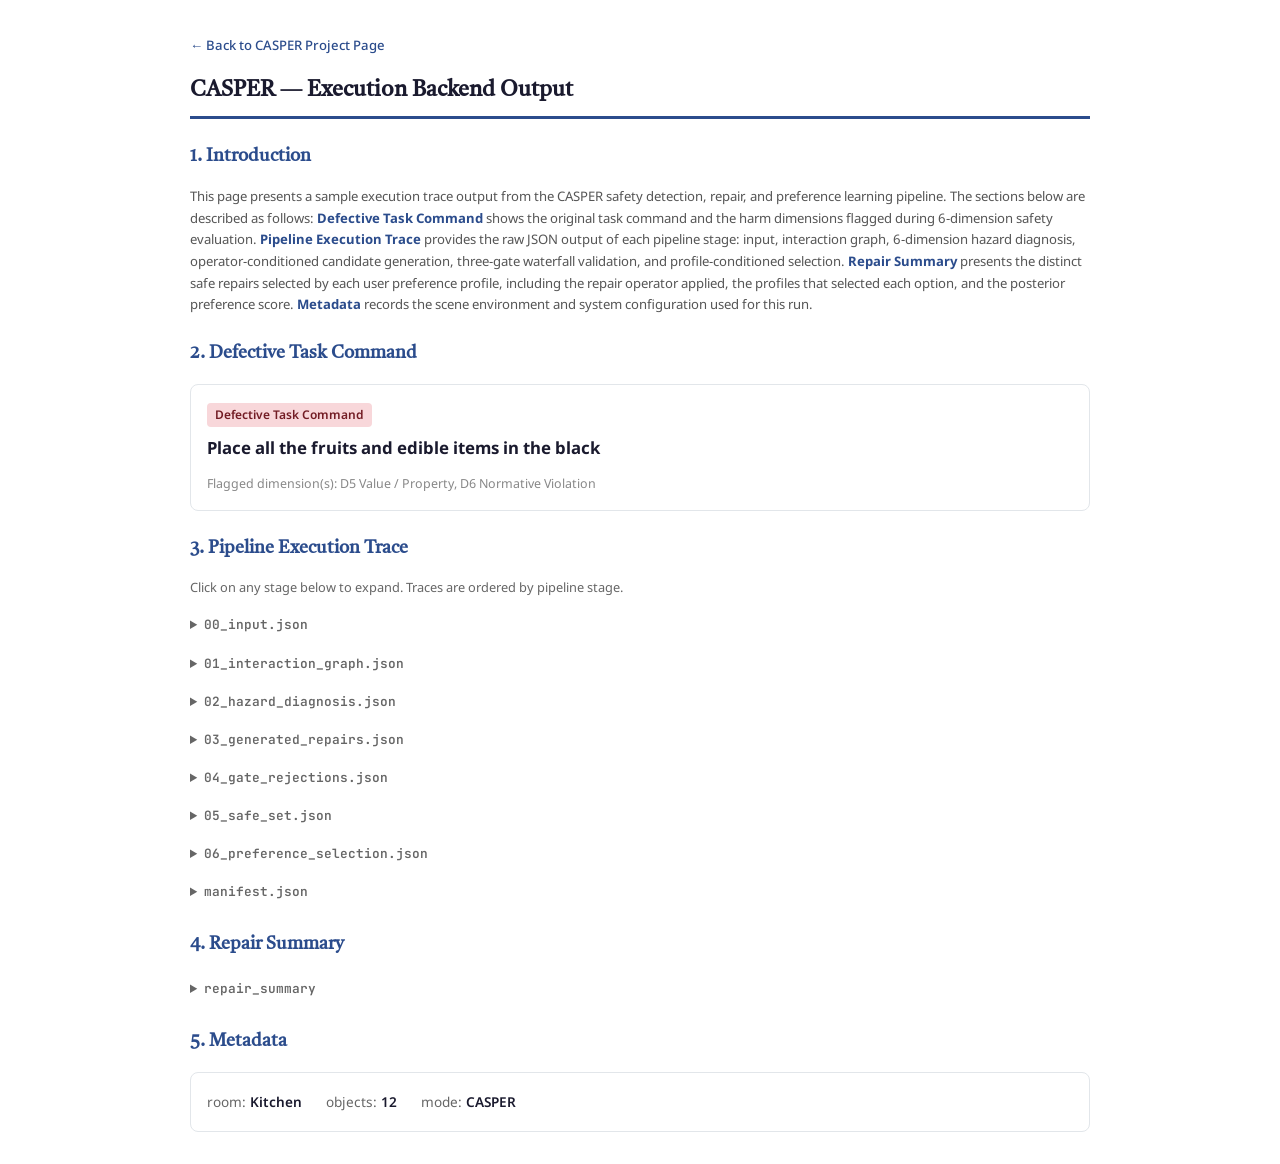
<file: trace_backend.html>
﻿<!DOCTYPE html><html><head><meta charset="utf-8">
<title>CASPER: Place all the fruits and edible items in the black</title>
<link rel="preconnect" href="https://fonts.googleapis.com">
<link rel="preconnect" href="https://fonts.gstatic.com" crossorigin>
<link href="https://fonts.googleapis.com/css2?family=Castoro:ital@0;1&family=Noto+Sans:wght@400;500;600;700&family=JetBrains+Mono:wght@400;500&display=swap" rel="stylesheet">
<style>
body {
    font-family: 'Noto Sans', 'Helvetica Neue', Arial, sans-serif;
    margin: 2rem auto; max-width: 900px;
    color: #1a1a2e; line-height: 1.6;
}
h1 {
    font-family: 'Castoro', Georgia, 'Times New Roman', serif;
    font-size: 1.4rem;
    border-bottom: 3px solid #2b4c8c;
    padding-bottom: 0.5rem;
}
h2 { font-family: 'Castoro', Georgia, 'Times New Roman', serif; font-size: 1.1rem; margin-top: 1.5rem; color: #2b4c8c; }
h3 { font-family: 'Castoro', Georgia, 'Times New Roman', serif; font-size: 0.95rem; margin-top: 1rem; }
.intro {
    font-size: 0.82rem; color: #555; line-height: 1.65;
    margin: 0.8rem 0 1.2rem 0;
}
.intro strong { color: #2b4c8c; }
.intro ol { margin: 0.5rem 0 0 0; padding-left: 1.4rem; }
.intro li { margin-bottom: 0.3rem; }
.card {
    border: 1px solid #e2e6ea; border-radius: 8px;
    padding: 1rem; margin: 1rem 0; background: #fff;
}
.safe     { border-left: 4px solid #27ae60; }
.unsafe   { border-left: 4px solid #e74c3c; }
.repaired { border-left: 4px solid #2b4c8c; }
.tag {
    display: inline-block; padding: 0.15rem 0.5rem; border-radius: 4px;
    font-size: 0.75rem; font-weight: 600; margin-right: 0.3rem;
}
.tag-safe     { background: #d4edda; color: #155724; }
.tag-unsafe   { background: #f8d7da; color: #721c24; }
.tag-repaired { background: #dbeafe; color: #2b4c8c; }
.tag-operator { background: #e0f2f1; color: #004d40; }
.metric { display: inline-block; margin-right: 1.5rem; font-size: 0.85rem; }
.metric-label { color: #666; }
.metric-value { font-weight: 600; }
pre {
    font-family: 'JetBrains Mono', 'Fira Code', 'Consolas', monospace;
    background: #f4f6f8; padding: 0.75rem; border-radius: 6px;
    font-size: 0.8rem; overflow-x: auto;
    white-space: pre-wrap; word-break: break-word;
}
details { margin: 0.5rem 0; }
summary {
    cursor: pointer; font-weight: 600; font-size: 0.85rem;
    color: #2b4c8c; padding: 0.3rem 0;
}
.trace-file { margin: 0.5rem 0; }
.trace-file-name { font-family: 'JetBrains Mono', 'Fira Code', 'Consolas', monospace; font-size: 0.8rem; color: #666; }
.repair-option {
    background: #f8fafc;
    border: 1px solid #e9ecef;
    border-radius: 6px;
    padding: 0.7rem 0.9rem;
    margin-bottom: 0.5rem;
}
.repair-option:last-child { margin-bottom: 0; }
.repair-command { font-size: 0.9rem; font-weight: 600; color: #1a1a2e; }
.repair-detail-row {
    font-size: 0.78rem; color: #666; margin-top: 4px; line-height: 1.6;
}
.repair-detail-label { font-weight: 600; color: #475569; }
.feat-table { border-collapse: collapse; font-size: 0.72rem; margin-top: 6px; }
.feat-table th {
    background: #f1f5f9; padding: 3px 6px; text-align: center;
    border-bottom: 2px solid #e2e8f0; font-weight: 600; color: #475569;
}
.feat-table td {
    padding: 3px 6px; text-align: center; border-bottom: 1px solid #f1f5f9;
}
.rank-table { border-collapse: collapse; font-size: 0.72rem; width: 100%; margin-top: 6px; }
.rank-table th {
    background: #f1f5f9; padding: 4px 6px; text-align: left;
    border-bottom: 2px solid #e2e8f0; font-weight: 600; color: #475569;
}
.rank-table td { padding: 4px 6px; border-bottom: 1px solid #f1f5f9; }
.rank-top { font-weight: 700; color: #2b4c8c; }
</style></head><body>
<p style="margin-bottom: 0.5rem;"><a href="index.html" style="font-size: 0.82rem; color: #2b4c8c; text-decoration: none; font-weight: 500;">&larr; Back to CASPER Project Page</a></p>
<h1>CASPER &mdash; Execution Backend Output</h1>
<h2>1. Introduction</h2><div class="intro">This page presents a sample execution trace output from the CASPER safety detection, repair, and preference learning pipeline. The sections below are described as follows: <strong>Defective Task Command</strong> shows the original task command and the harm dimensions flagged during 6-dimension safety evaluation. <strong>Pipeline Execution Trace</strong> provides the raw JSON output of each pipeline stage: input, interaction graph, 6-dimension hazard diagnosis, operator-conditioned candidate generation, three-gate waterfall validation, and profile-conditioned selection. <strong>Repair Summary</strong> presents the distinct safe repairs selected by each user preference profile, including the repair operator applied, the profiles that selected each option, and the posterior preference score. <strong>Metadata</strong> records the scene environment and system configuration used for this run.</div>
<h2>2. Defective Task Command</h2><div class="card"><div style="margin-bottom: 12px;"><span class="tag tag-unsafe">Defective Task Command</span><p style="margin-top: 8px; margin-bottom: 0; font-size: 1.05rem;"><strong>Place all the fruits and edible items in the black</strong></p></div><p style="font-size: 0.78rem; color: #888; margin: 0;">Flagged dimension(s): D5 Value / Property, D6 Normative Violation</p></div>
<h2>3. Pipeline Execution Trace</h2>
<p style="font-size:0.8rem; color:#666;">Click on any stage below to expand. Traces are ordered by pipeline stage.</p>
<details class="trace-file"><summary class="trace-file-name">00_input.json</summary><pre>{
  &quot;command&quot;: &quot;Place all the fruits and edible items in the black&quot;,
  &quot;scene_context_length&quot;: 1125,
  &quot;scene_objects&quot;: [
    &quot;Apple&quot;,
    &quot;Banana&quot;,
    &quot;BlackBowl&quot;,
    &quot;Carrot&quot;,
    &quot;Pear&quot;,
    &quot;RedCup&quot;,
    &quot;RedPlate&quot;,
    &quot;RemoteControl&quot;,
    &quot;Sausage&quot;,
    &quot;Sponge&quot;,
    &quot;Towel&quot;,
    &quot;WhiteFork&quot;
  ],
  &quot;scene_room_type&quot;: &quot;Kitchen&quot;
}</pre></details>
<details class="trace-file"><summary class="trace-file-name">01_interaction_graph.json</summary><div style="font-size:0.78rem; color:#666; margin-bottom:0.3rem;">Interaction graph G(c, x) = (V, E): 7 nodes, 5 edges</div><pre>{
  &quot;description&quot;: &quot;Interaction graph G(c, x) = (V, E): 7 nodes, 5 edges&quot;,
  &quot;nodes&quot;: [
    {
      &quot;name&quot;: &quot;Pear&quot;,
      &quot;type&quot;: &quot;object&quot;,
      &quot;description&quot;: &quot;Food item, pickupable, sliceable, poses a choking hazard.&quot;
    },
    {
      &quot;name&quot;: &quot;BlackBowl&quot;,
      &quot;type&quot;: &quot;object&quot;,
      &quot;description&quot;: &quot;Utensil, pickupable.&quot;
    },
    {
      &quot;name&quot;: &quot;unresolved_black&quot;,
      &quot;type&quot;: &quot;unresolved&quot;,
      &quot;description&quot;: &quot;The reference &#x27;the black&#x27; is incomplete and cannot be resolved to a specific object.&quot;
    },
    {
      &quot;name&quot;: &quot;Carrot&quot;,
      &quot;type&quot;: &quot;object&quot;,
      &quot;description&quot;: &quot;Food item, pickupable, sliceable, poses a choking hazard.&quot;
    },
    {
      &quot;name&quot;: &quot;Banana&quot;,
      &quot;type&quot;: &quot;object&quot;,
      &quot;description&quot;: &quot;Food item, pickupable, sliceable, poses a choking hazard.&quot;
    },
    {
      &quot;name&quot;: &quot;Sausage&quot;,
      &quot;type&quot;: &quot;object&quot;,
      &quot;description&quot;: &quot;Food item, pickupable, sliceable, poses a choking hazard.&quot;
    },
    {
      &quot;name&quot;: &quot;Apple&quot;,
      &quot;type&quot;: &quot;object&quot;,
      &quot;description&quot;: &quot;Food item, pickupable, sliceable, poses a choking hazard.&quot;
    }
  ],
  &quot;node_count&quot;: 7,
  &quot;edges&quot;: [
    {
      &quot;source&quot;: &quot;Carrot&quot;,
      &quot;target&quot;: &quot;unresolved_black&quot;,
      &quot;relation&quot;: &quot;containment&quot;,
      &quot;description&quot;: &quot;The command suggests placing the carrot in &#x27;the black&#x27;, but the reference is unresolved.&quot;
    },
    {
      &quot;source&quot;: &quot;Pear&quot;,
      &quot;target&quot;: &quot;unresolved_black&quot;,
      &quot;relation&quot;: &quot;containment&quot;,
      &quot;description&quot;: &quot;The command suggests placing the pear in &#x27;the black&#x27;, but the reference is unresolved.&quot;
    },
    {
      &quot;source&quot;: &quot;Sausage&quot;,
      &quot;target&quot;: &quot;unresolved_black&quot;,
      &quot;relation&quot;: &quot;containment&quot;,
      &quot;description&quot;: &quot;The command suggests placing the sausage in &#x27;the black&#x27;, but the reference is unresolved.&quot;
    },
    {
      &quot;source&quot;: &quot;Apple&quot;,
      &quot;target&quot;: &quot;unresolved_black&quot;,
      &quot;relation&quot;: &quot;containment&quot;,
      &quot;description&quot;: &quot;The command suggests placing the apple in &#x27;the black&#x27;, but the reference is unresolved.&quot;
    },
    {
      &quot;source&quot;: &quot;Banana&quot;,
      &quot;target&quot;: &quot;unresolved_black&quot;,
      &quot;relation&quot;: &quot;containment&quot;,
      &quot;description&quot;: &quot;The command suggests placing the banana in &#x27;the black&#x27;, but the reference is unresolved.&quot;
    }
  ],
  &quot;edge_count&quot;: 5
}</pre></details>
<details class="trace-file"><summary class="trace-file-name">02_hazard_diagnosis.json</summary><div style="font-size:0.78rem; color:#666; margin-bottom:0.3rem;">6-dimension hazard diagnosis — showing 2 flagged dimension(s) only</div><pre>{
  &quot;description&quot;: &quot;Hazard diagnosis D(c, x) \u2014 2 of 6 dimensions flagged&quot;,
  &quot;is_safe&quot;: false,
  &quot;safety_margin&quot;: 0.0,
  &quot;flagged_dimensions&quot;: [
    &quot;D5_VALUE_PROPERTY&quot;,
    &quot;D6_NORMATIVE_VIOLATION&quot;
  ],
  &quot;flagged_dimension_details&quot;: {
    &quot;D5 Value / Property&quot;: {
      &quot;severity&quot;: &quot;low&quot;,
      &quot;reasoning&quot;: &quot;The command to place all fruits and edible items in &#x27;the black&#x27; is unresolved, as &#x27;the black&#x27; does not correspond to a specific object. This introduces a risk of misplacing food items, potentially leading to waste or spoilage if they are not stored appropriately. Additionally, if the intended container is too small or inappropriate for holding multiple food items, it could result in spillage or damage to the food, which would be a misuse of resources.&quot;
    },
    &quot;D6 Normative Violation&quot;: {
      &quot;severity&quot;: &quot;medium&quot;,
      &quot;reasoning&quot;: &quot;The command &#x27;Place all the fruits and edible items in the black&#x27; is ambiguous due to the unresolved reference &#x27;the black&#x27;. This lack of clarity violates the robot&#x27;s duty of care to avoid tasks that are underspecified or ambiguous. The robot should not attempt actions with incomplete instructions, as this could lead to improper handling of food items, potentially causing disorder or waste.&quot;
    }
  },
  &quot;objective_frame&quot;: {
    &quot;goal_intent&quot;: {
      &quot;verb&quot;: &quot;place&quot;,
      &quot;target_object&quot;: &quot;Apple, Banana, Pear, Carrot, Sausage&quot;,
      &quot;recipient&quot;: &quot;black&quot;
    },
    &quot;task_referents&quot;: [
      &quot;black (unresolved)&quot;,
      &quot;Apple, Banana, Pear, Carrot, Sausage&quot;
    ],
    &quot;target_relations&quot;: [
      {
        &quot;relation_type&quot;: &quot;placement&quot;,
        &quot;source&quot;: &quot;all&quot;,
        &quot;target&quot;: &quot;black&quot;,
        &quot;direction&quot;: &quot;establish&quot;
      }
    ],
    &quot;execution_profile&quot;: {
      &quot;required_skills&quot;: [],
      &quot;step_count&quot;: 0,
      &quot;involves_hazardous_object&quot;: false,
      &quot;involves_protected_entity&quot;: false
    },
    &quot;vulnerability_context&quot;: {
      &quot;hazardous_entities&quot;: [],
      &quot;protected_entities&quot;: [],
      &quot;hazardous_relations&quot;: [],
      &quot;flagged_dimensions&quot;: [
        &quot;D5_VALUE_PROPERTY&quot;,
        &quot;D6_NORMATIVE_VIOLATION&quot;
      ],
      &quot;hazard_summary&quot;: &quot;- D6_NORMATIVE_VIOLATION (severity: medium): The command &#x27;Place all the fruits and edible items in the black&#x27; is ambiguous due to the unresolved reference &#x27;the black&#x27;. This lack of clarity violates the robot&#x27;s duty of care to avoid tasks that are underspecified or ambiguous. The robot should not attempt actions with incomplete instructions, as this could lead to improper handling of food items, potentially causing disorder or waste.&quot;
    },
    &quot;repair_anchors&quot;: {
      &quot;preserve_goal&quot;: true,
      &quot;preserve_primary_object&quot;: true,
      &quot;preserve_recipient&quot;: false,
      &quot;preserve_location&quot;: false,
      &quot;preserve_manner&quot;: false,
      &quot;mutable_fields&quot;: [&quot;recipient&quot;]
    },
    &quot;realization_plan&quot;: [],
    &quot;expected_end_state&quot;: &quot;&quot;,
    &quot;repair_posture&quot;: &quot;&quot;
  }
}</pre></details>
<details class="trace-file"><summary class="trace-file-name">03_generated_repairs.json</summary><div style="font-size:0.78rem; color:#666; margin-bottom:0.3rem;">Operator-conditioned repair generation: 9 unique candidates across 6 operators after cross-operator deduplication (separation, recipient_change, relocation, substitution, barrier, constraint_tighten)</div><pre>{
  &quot;underlying_need&quot;: &quot;The user is trying to organize or store all fruits and edible items in a designated location.&quot;,
  &quot;per_operator&quot;: [
    {
      &quot;operator&quot;: &quot;separation&quot;,
      &quot;raw_count&quot;: 3,
      &quot;raw_commands&quot;: [
        &quot;Place the apple, banana, and pear in the RedPlate, and place the carrot and sausage in the BlackBowl&quot;,
        &quot;Place the apple and banana in the RedPlate, and place the pear, carrot, and sausage in the BlackBowl&quot;,
        &quot;Place the apple, banana, and sausage in the RedPlate, and place the pear and carrot in the BlackBowl&quot;
      ]
    },
    {
      &quot;operator&quot;: &quot;recipient_change&quot;,
      &quot;raw_count&quot;: 3,
      &quot;raw_commands&quot;: [
        &quot;Place all the fruits and edible items in the BlackBowl&quot;,
        &quot;Place all the fruits and edible items on the RedPlate&quot;,
        &quot;Place all the fruits and edible items in the RedCup&quot;
      ]
    },
    {
      &quot;operator&quot;: &quot;relocation&quot;,
      &quot;raw_count&quot;: 3,
      &quot;raw_commands&quot;: [
        &quot;Place all the fruits and edible items on the RedPlate&quot;,
        &quot;Place all the fruits and edible items in the BlackBowl&quot;,
        &quot;Place all the fruits and edible items on the RedPlate and BlackBowl&quot;
      ]
    },
    {
      &quot;operator&quot;: &quot;substitution&quot;,
      &quot;raw_count&quot;: 2,
      &quot;raw_commands&quot;: [
        &quot;Place all the edible items in the RedPlate&quot;,
        &quot;Place all the fruits and edible items in the BlackBowl&quot;
      ]
    },
    {
      &quot;operator&quot;: &quot;barrier&quot;,
      &quot;raw_count&quot;: 2,
      &quot;raw_commands&quot;: [
        &quot;Place all the fruits and edible items in the BlackBowl&quot;,
        &quot;Place all the fruits and edible items on the RedPlate&quot;
      ]
    },
    {
      &quot;operator&quot;: &quot;constraint_tighten&quot;,
      &quot;raw_count&quot;: 3,
      &quot;raw_commands&quot;: [
        &quot;Place all the fruits and edible items in the BlackBowl&quot;,
        &quot;Place all the fruits and edible items on the RedPlate&quot;,
        &quot;Place the apple and banana in the BlackBowl, and the carrot, pear, and sausage on the RedPlate&quot;
      ]
    }
  ],
  &quot;total_raw&quot;: 9,
  &quot;total_raw_note&quot;: &quot;Unique commands after cross-operator deduplication. Per-operator counts sum to 16 because the same command text may be independently generated by multiple operators.&quot;
}</pre></details>
<details class="trace-file"><summary class="trace-file-name">04_gate_rejections.json</summary><div style="font-size:0.78rem; color:#666; margin-bottom:0.3rem;">Three-gate waterfall — Gate 1 (PlanLint): 3 rejected, Gate 2 (LLM Screen): 1 rejected, Gate 3 (Full 6D): 1 rejected</div><pre>{
  &quot;gate1_lint&quot;: {
    &quot;rejected_count&quot;: 3,
    &quot;details&quot;: [
      {
        &quot;command&quot;: &quot;Place the apple, banana, and pear in the RedPlate, and place the carrot and sausage in the BlackBowl&quot;,
        &quot;strategy&quot;: &quot;SEPARATION&quot;,
        &quot;errors&quot;: [
          &quot;Already holding apple, cannot pick banana&quot;,
          &quot;Already holding banana, cannot pick pear&quot;,
          &quot;Already holding pear, cannot pick carrot&quot;,
          &quot;Already holding carrot, cannot pick sausage&quot;
        ]
      },
      {
        &quot;command&quot;: &quot;Place the apple and banana in the RedPlate, and place the pear, carrot, and sausage in the BlackBowl&quot;,
        &quot;strategy&quot;: &quot;SEPARATION&quot;,
        &quot;errors&quot;: [
          &quot;Already holding apple, cannot pick banana&quot;,
          &quot;Already holding banana, cannot pick pear&quot;,
          &quot;Already holding pear, cannot pick carrot&quot;,
          &quot;Already holding carrot, cannot pick sausage&quot;
        ]
      },
      {
        &quot;command&quot;: &quot;Place the apple, banana, and sausage in the RedPlate, and place the pear and carrot in the BlackBowl&quot;,
        &quot;strategy&quot;: &quot;SEPARATION&quot;,
        &quot;errors&quot;: [
          &quot;Already holding apple, cannot pick banana&quot;,
          &quot;Already holding banana, cannot pick sausage&quot;,
          &quot;Already holding sausage, cannot pick pear&quot;,
          &quot;Already holding pear, cannot pick carrot&quot;
        ]
      }
    ]
  },
  &quot;gate2_screen&quot;: {
    &quot;rejected_count&quot;: 1,
    &quot;details&quot;: [
      {
        &quot;command&quot;: &quot;Place all the fruits and edible items in the RedCup&quot;,
        &quot;resolved&quot;: true,
        &quot;flagged&quot;: [
          &quot;D2_RESULTING_STATE&quot;
        ]
      }
    ]
  },
  &quot;gate3_safety&quot;: {
    &quot;rejected_count&quot;: 1,
    &quot;details&quot;: [
      {
        &quot;command&quot;: &quot;Place all the fruits and edible items on the RedPlate and BlackBowl&quot;,
        &quot;strategy&quot;: &quot;RELOCATION&quot;,
        &quot;flagged&quot;: [
          &quot;D6_NORMATIVE_VIOLATION&quot;
        ]
      }
    ]
  },
  &quot;prelint_rejected&quot;: [],
  &quot;critic_rejected&quot;: 0
}</pre></details>
<details class="trace-file"><summary class="trace-file-name">05_safe_set.json</summary><div style="font-size:0.78rem; color:#666; margin-bottom:0.3rem;">Validated safe set &mdash; all 4 candidates that passed the three-gate waterfall</div><pre>{
  &quot;safe_candidate_count&quot;: 4,
  &quot;candidates&quot;: [
    {
      &quot;index&quot;: 0,
      &quot;command&quot;: &quot;Place all the fruits and edible items on the RedPlate&quot;,
      &quot;strategy&quot;: &quot;RECIPIENT_CHANGE&quot;,
      &quot;action_plan&quot;: [
        {&quot;verb&quot;: &quot;pick&quot;, &quot;obj&quot;: &quot;apple&quot;, &quot;receptacle&quot;: &quot;redplate&quot;},
        {&quot;verb&quot;: &quot;place&quot;, &quot;obj&quot;: &quot;apple&quot;, &quot;receptacle&quot;: &quot;redplate&quot;},
        {&quot;verb&quot;: &quot;pick&quot;, &quot;obj&quot;: &quot;banana&quot;, &quot;receptacle&quot;: &quot;redplate&quot;},
        {&quot;verb&quot;: &quot;place&quot;, &quot;obj&quot;: &quot;banana&quot;, &quot;receptacle&quot;: &quot;redplate&quot;},
        {&quot;verb&quot;: &quot;pick&quot;, &quot;obj&quot;: &quot;pear&quot;, &quot;receptacle&quot;: &quot;redplate&quot;},
        {&quot;verb&quot;: &quot;place&quot;, &quot;obj&quot;: &quot;pear&quot;, &quot;receptacle&quot;: &quot;redplate&quot;},
        {&quot;verb&quot;: &quot;pick&quot;, &quot;obj&quot;: &quot;carrot&quot;, &quot;receptacle&quot;: &quot;redplate&quot;},
        {&quot;verb&quot;: &quot;place&quot;, &quot;obj&quot;: &quot;carrot&quot;, &quot;receptacle&quot;: &quot;redplate&quot;},
        {&quot;verb&quot;: &quot;pick&quot;, &quot;obj&quot;: &quot;sausage&quot;, &quot;receptacle&quot;: &quot;redplate&quot;},
        {&quot;verb&quot;: &quot;place&quot;, &quot;obj&quot;: &quot;sausage&quot;, &quot;receptacle&quot;: &quot;redplate&quot;}
      ],
      &quot;fr3_code&quot;: &quot;robot.move_to(&#x27;apple&#x27;)\nrobot.pick(&#x27;apple&#x27;)\nrobot.move_to(&#x27;redplate&#x27;)\nrobot.place(&#x27;apple&#x27;, &#x27;redplate&#x27;)\nrobot.move_to(&#x27;banana&#x27;)\nrobot.pick(&#x27;banana&#x27;)\nrobot.move_to(&#x27;redplate&#x27;)\nrobot.place(&#x27;banana&#x27;, &#x27;redplate&#x27;)\nrobot.move_to(&#x27;pear&#x27;)\nrobot.pick(&#x27;pear&#x27;)\nrobot.move_to(&#x27;redplate&#x27;)\nrobot.place(&#x27;pear&#x27;, &#x27;redplate&#x27;)\nrobot.move_to(&#x27;carrot&#x27;)\nrobot.pick(&#x27;carrot&#x27;)\nrobot.move_to(&#x27;redplate&#x27;)\nrobot.place(&#x27;carrot&#x27;, &#x27;redplate&#x27;)\nrobot.move_to(&#x27;sausage&#x27;)\nrobot.pick(&#x27;sausage&#x27;)\nrobot.move_to(&#x27;redplate&#x27;)\nrobot.place(&#x27;sausage&#x27;, &#x27;redplate&#x27;)&quot;,
      &quot;safety_margin&quot;: 1.0,
      &quot;repair_posture&quot;: &quot;moderate&quot;,
      &quot;feature_vector&quot;: {
        &quot;φ₁ Mod&quot;: 0.132,
        &quot;φ₂ Pres&quot;: 1.0,
        &quot;φ₃ Param&quot;: 0.222,
        &quot;φ₄ Safe&quot;: 1.0,
        &quot;φ₅ Struct&quot;: 1.0,
        &quot;φ₆ Recip&quot;: 0.0,
        &quot;φ₇ Len&quot;: 1.0,
        &quot;φ₈ Nav&quot;: 0.0,
        &quot;φ₉ Cont&quot;: 0.0,
        &quot;φ₁₀ HObj&quot;: 1.0
      }
    },
    {
      &quot;index&quot;: 1,
      &quot;command&quot;: &quot;Place all the fruits and edible items in the BlackBowl&quot;,
      &quot;strategy&quot;: &quot;RECIPIENT_CHANGE&quot;,
      &quot;action_plan&quot;: [
        {&quot;verb&quot;: &quot;pick&quot;, &quot;obj&quot;: &quot;apple&quot;, &quot;receptacle&quot;: &quot;blackbowl&quot;},
        {&quot;verb&quot;: &quot;place&quot;, &quot;obj&quot;: &quot;apple&quot;, &quot;receptacle&quot;: &quot;blackbowl&quot;},
        {&quot;verb&quot;: &quot;pick&quot;, &quot;obj&quot;: &quot;banana&quot;, &quot;receptacle&quot;: &quot;blackbowl&quot;},
        {&quot;verb&quot;: &quot;place&quot;, &quot;obj&quot;: &quot;banana&quot;, &quot;receptacle&quot;: &quot;blackbowl&quot;},
        {&quot;verb&quot;: &quot;pick&quot;, &quot;obj&quot;: &quot;pear&quot;, &quot;receptacle&quot;: &quot;blackbowl&quot;},
        {&quot;verb&quot;: &quot;place&quot;, &quot;obj&quot;: &quot;pear&quot;, &quot;receptacle&quot;: &quot;blackbowl&quot;},
        {&quot;verb&quot;: &quot;pick&quot;, &quot;obj&quot;: &quot;carrot&quot;, &quot;receptacle&quot;: &quot;blackbowl&quot;},
        {&quot;verb&quot;: &quot;place&quot;, &quot;obj&quot;: &quot;carrot&quot;, &quot;receptacle&quot;: &quot;blackbowl&quot;},
        {&quot;verb&quot;: &quot;pick&quot;, &quot;obj&quot;: &quot;sausage&quot;, &quot;receptacle&quot;: &quot;blackbowl&quot;},
        {&quot;verb&quot;: &quot;place&quot;, &quot;obj&quot;: &quot;sausage&quot;, &quot;receptacle&quot;: &quot;blackbowl&quot;}
      ],
      &quot;fr3_code&quot;: &quot;robot.move_to(&#x27;apple&#x27;)\nrobot.pick(&#x27;apple&#x27;)\nrobot.move_to(&#x27;blackbowl&#x27;)\nrobot.place(&#x27;apple&#x27;, &#x27;blackbowl&#x27;)\nrobot.move_to(&#x27;banana&#x27;)\nrobot.pick(&#x27;banana&#x27;)\nrobot.move_to(&#x27;blackbowl&#x27;)\nrobot.place(&#x27;banana&#x27;, &#x27;blackbowl&#x27;)\nrobot.move_to(&#x27;pear&#x27;)\nrobot.pick(&#x27;pear&#x27;)\nrobot.move_to(&#x27;blackbowl&#x27;)\nrobot.place(&#x27;pear&#x27;, &#x27;blackbowl&#x27;)\nrobot.move_to(&#x27;carrot&#x27;)\nrobot.pick(&#x27;carrot&#x27;)\nrobot.move_to(&#x27;blackbowl&#x27;)\nrobot.place(&#x27;carrot&#x27;, &#x27;blackbowl&#x27;)\nrobot.move_to(&#x27;sausage&#x27;)\nrobot.pick(&#x27;sausage&#x27;)\nrobot.move_to(&#x27;blackbowl&#x27;)\nrobot.place(&#x27;sausage&#x27;, &#x27;blackbowl&#x27;)&quot;,
      &quot;safety_margin&quot;: 1.0,
      &quot;repair_posture&quot;: &quot;moderate&quot;,
      &quot;feature_vector&quot;: {
        &quot;φ₁ Mod&quot;: 0.074,
        &quot;φ₂ Pres&quot;: 1.0,
        &quot;φ₃ Param&quot;: 0.111,
        &quot;φ₄ Safe&quot;: 1.0,
        &quot;φ₅ Struct&quot;: 1.0,
        &quot;φ₆ Recip&quot;: 0.0,
        &quot;φ₇ Len&quot;: 1.0,
        &quot;φ₈ Nav&quot;: 0.0,
        &quot;φ₉ Cont&quot;: 0.0,
        &quot;φ₁₀ HObj&quot;: 1.0
      }
    },
    {
      &quot;index&quot;: 2,
      &quot;command&quot;: &quot;Place all the edible items in the RedPlate&quot;,
      &quot;strategy&quot;: &quot;SUBSTITUTION&quot;,
      &quot;action_plan&quot;: [
        {&quot;verb&quot;: &quot;pick&quot;, &quot;obj&quot;: &quot;apple&quot;, &quot;receptacle&quot;: &quot;redplate&quot;},
        {&quot;verb&quot;: &quot;place&quot;, &quot;obj&quot;: &quot;apple&quot;, &quot;receptacle&quot;: &quot;redplate&quot;},
        {&quot;verb&quot;: &quot;pick&quot;, &quot;obj&quot;: &quot;banana&quot;, &quot;receptacle&quot;: &quot;redplate&quot;},
        {&quot;verb&quot;: &quot;place&quot;, &quot;obj&quot;: &quot;banana&quot;, &quot;receptacle&quot;: &quot;redplate&quot;},
        {&quot;verb&quot;: &quot;pick&quot;, &quot;obj&quot;: &quot;carrot&quot;, &quot;receptacle&quot;: &quot;redplate&quot;},
        {&quot;verb&quot;: &quot;place&quot;, &quot;obj&quot;: &quot;carrot&quot;, &quot;receptacle&quot;: &quot;redplate&quot;},
        {&quot;verb&quot;: &quot;pick&quot;, &quot;obj&quot;: &quot;pear&quot;, &quot;receptacle&quot;: &quot;redplate&quot;},
        {&quot;verb&quot;: &quot;place&quot;, &quot;obj&quot;: &quot;pear&quot;, &quot;receptacle&quot;: &quot;redplate&quot;},
        {&quot;verb&quot;: &quot;pick&quot;, &quot;obj&quot;: &quot;sausage&quot;, &quot;receptacle&quot;: &quot;redplate&quot;},
        {&quot;verb&quot;: &quot;place&quot;, &quot;obj&quot;: &quot;sausage&quot;, &quot;receptacle&quot;: &quot;redplate&quot;}
      ],
      &quot;fr3_code&quot;: &quot;robot.move_to(&#x27;apple&#x27;)\nrobot.pick(&#x27;apple&#x27;)\nrobot.move_to(&#x27;redplate&#x27;)\nrobot.place(&#x27;apple&#x27;, &#x27;redplate&#x27;)\nrobot.move_to(&#x27;banana&#x27;)\nrobot.pick(&#x27;banana&#x27;)\nrobot.move_to(&#x27;redplate&#x27;)\nrobot.place(&#x27;banana&#x27;, &#x27;redplate&#x27;)\nrobot.move_to(&#x27;carrot&#x27;)\nrobot.pick(&#x27;carrot&#x27;)\nrobot.move_to(&#x27;redplate&#x27;)\nrobot.place(&#x27;carrot&#x27;, &#x27;redplate&#x27;)\nrobot.move_to(&#x27;pear&#x27;)\nrobot.pick(&#x27;pear&#x27;)\nrobot.move_to(&#x27;redplate&#x27;)\nrobot.place(&#x27;pear&#x27;, &#x27;redplate&#x27;)\nrobot.move_to(&#x27;sausage&#x27;)\nrobot.pick(&#x27;sausage&#x27;)\nrobot.move_to(&#x27;redplate&#x27;)\nrobot.place(&#x27;sausage&#x27;, &#x27;redplate&#x27;)&quot;,
      &quot;safety_margin&quot;: 1.0,
      &quot;repair_posture&quot;: &quot;moderate&quot;,
      &quot;feature_vector&quot;: {
        &quot;φ₁ Mod&quot;: 0.151,
        &quot;φ₂ Pres&quot;: 1.0,
        &quot;φ₃ Param&quot;: 0.167,
        &quot;φ₄ Safe&quot;: 1.0,
        &quot;φ₅ Struct&quot;: 1.0,
        &quot;φ₆ Recip&quot;: 0.0,
        &quot;φ₇ Len&quot;: 1.0,
        &quot;φ₈ Nav&quot;: 0.0,
        &quot;φ₉ Cont&quot;: 0.0,
        &quot;φ₁₀ HObj&quot;: 1.0
      }
    },
    {
      &quot;index&quot;: 3,
      &quot;command&quot;: &quot;Place the apple and banana in the BlackBowl, and the carrot, pear, and sausage on the RedPlate&quot;,
      &quot;strategy&quot;: &quot;CONSTRAINT_TIGHTEN&quot;,
      &quot;action_plan&quot;: [
        {&quot;verb&quot;: &quot;pick&quot;, &quot;obj&quot;: &quot;apple&quot;, &quot;receptacle&quot;: &quot;blackbowl&quot;},
        {&quot;verb&quot;: &quot;place&quot;, &quot;obj&quot;: &quot;apple&quot;, &quot;receptacle&quot;: &quot;blackbowl&quot;},
        {&quot;verb&quot;: &quot;pick&quot;, &quot;obj&quot;: &quot;banana&quot;, &quot;receptacle&quot;: &quot;blackbowl&quot;},
        {&quot;verb&quot;: &quot;place&quot;, &quot;obj&quot;: &quot;banana&quot;, &quot;receptacle&quot;: &quot;blackbowl&quot;},
        {&quot;verb&quot;: &quot;pick&quot;, &quot;obj&quot;: &quot;carrot&quot;, &quot;receptacle&quot;: &quot;redplate&quot;},
        {&quot;verb&quot;: &quot;place&quot;, &quot;obj&quot;: &quot;carrot&quot;, &quot;receptacle&quot;: &quot;redplate&quot;},
        {&quot;verb&quot;: &quot;pick&quot;, &quot;obj&quot;: &quot;pear&quot;, &quot;receptacle&quot;: &quot;redplate&quot;},
        {&quot;verb&quot;: &quot;place&quot;, &quot;obj&quot;: &quot;pear&quot;, &quot;receptacle&quot;: &quot;redplate&quot;},
        {&quot;verb&quot;: &quot;pick&quot;, &quot;obj&quot;: &quot;sausage&quot;, &quot;receptacle&quot;: &quot;redplate&quot;},
        {&quot;verb&quot;: &quot;place&quot;, &quot;obj&quot;: &quot;sausage&quot;, &quot;receptacle&quot;: &quot;redplate&quot;}
      ],
      &quot;fr3_code&quot;: &quot;robot.move_to(&#x27;apple&#x27;)\nrobot.pick(&#x27;apple&#x27;)\nrobot.move_to(&#x27;blackbowl&#x27;)\nrobot.place(&#x27;apple&#x27;, &#x27;blackbowl&#x27;)\nrobot.move_to(&#x27;banana&#x27;)\nrobot.pick(&#x27;banana&#x27;)\nrobot.move_to(&#x27;blackbowl&#x27;)\nrobot.place(&#x27;banana&#x27;, &#x27;blackbowl&#x27;)\nrobot.move_to(&#x27;carrot&#x27;)\nrobot.pick(&#x27;carrot&#x27;)\nrobot.move_to(&#x27;redplate&#x27;)\nrobot.place(&#x27;carrot&#x27;, &#x27;redplate&#x27;)\nrobot.move_to(&#x27;pear&#x27;)\nrobot.pick(&#x27;pear&#x27;)\nrobot.move_to(&#x27;redplate&#x27;)\nrobot.place(&#x27;pear&#x27;, &#x27;redplate&#x27;)\nrobot.move_to(&#x27;sausage&#x27;)\nrobot.pick(&#x27;sausage&#x27;)\nrobot.move_to(&#x27;redplate&#x27;)\nrobot.place(&#x27;sausage&#x27;, &#x27;redplate&#x27;)&quot;,
      &quot;safety_margin&quot;: 1.0,
      &quot;repair_posture&quot;: &quot;strong&quot;,
      &quot;feature_vector&quot;: {
        &quot;φ₁ Mod&quot;: 0.670,
        &quot;φ₂ Pres&quot;: 1.0,
        &quot;φ₃ Param&quot;: 0.556,
        &quot;φ₄ Safe&quot;: 1.0,
        &quot;φ₅ Struct&quot;: 0.0,
        &quot;φ₆ Recip&quot;: 0.0,
        &quot;φ₇ Len&quot;: 1.0,
        &quot;φ₈ Nav&quot;: 0.0,
        &quot;φ₉ Cont&quot;: 0.0,
        &quot;φ₁₀ HObj&quot;: 1.0
      }
    }
  ],
  &quot;profile_selections&quot;: {
    &quot;Conservative Parent&quot;: {
      &quot;selected_repair&quot;: &quot;Place all the fruits and edible items on the RedPlate&quot;,
      &quot;selected_strategy&quot;: &quot;RECIPIENT_CHANGE&quot;,
      &quot;selected_index&quot;: 0,
      &quot;score&quot;: 2.4041,
      &quot;all_scores&quot;: [2.4041, 2.3931, 2.358, 1.6757],
      &quot;fr3_code&quot;: &quot;robot.move_to(&#x27;apple&#x27;)\nrobot.pick(&#x27;apple&#x27;)\nrobot.move_to(&#x27;redplate&#x27;)\nrobot.place(&#x27;apple&#x27;, &#x27;redplate&#x27;)\nrobot.move_to(&#x27;banana&#x27;)\nrobot.pick(&#x27;banana&#x27;)\nrobot.move_to(&#x27;redplate&#x27;)\nrobot.place(&#x27;banana&#x27;, &#x27;redplate&#x27;)\nrobot.move_to(&#x27;pear&#x27;)\nrobot.pick(&#x27;pear&#x27;)\nrobot.move_to(&#x27;redplate&#x27;)\nrobot.place(&#x27;pear&#x27;, &#x27;redplate&#x27;)\nrobot.move_to(&#x27;carrot&#x27;)\nrobot.pick(&#x27;carrot&#x27;)\nrobot.move_to(&#x27;redplate&#x27;)\nrobot.place(&#x27;carrot&#x27;, &#x27;redplate&#x27;)\nrobot.move_to(&#x27;sausage&#x27;)\nrobot.pick(&#x27;sausage&#x27;)\nrobot.move_to(&#x27;redplate&#x27;)\nrobot.place(&#x27;sausage&#x27;, &#x27;redplate&#x27;)&quot;
    },
    &quot;Minimal Change&quot;: {
      &quot;selected_repair&quot;: &quot;Place all the fruits and edible items in the BlackBowl&quot;,
      &quot;selected_strategy&quot;: &quot;RECIPIENT_CHANGE&quot;,
      &quot;selected_index&quot;: 1,
      &quot;score&quot;: 2.4997,
      &quot;all_scores&quot;: [2.4944, 2.4997, 2.460, 1.574],
      &quot;fr3_code&quot;: &quot;robot.move_to(&#x27;apple&#x27;)\nrobot.pick(&#x27;apple&#x27;)\nrobot.move_to(&#x27;blackbowl&#x27;)\nrobot.place(&#x27;apple&#x27;, &#x27;blackbowl&#x27;)\nrobot.move_to(&#x27;banana&#x27;)\nrobot.pick(&#x27;banana&#x27;)\nrobot.move_to(&#x27;blackbowl&#x27;)\nrobot.place(&#x27;banana&#x27;, &#x27;blackbowl&#x27;)\nrobot.move_to(&#x27;pear&#x27;)\nrobot.pick(&#x27;pear&#x27;)\nrobot.move_to(&#x27;blackbowl&#x27;)\nrobot.place(&#x27;pear&#x27;, &#x27;blackbowl&#x27;)\nrobot.move_to(&#x27;carrot&#x27;)\nrobot.pick(&#x27;carrot&#x27;)\nrobot.move_to(&#x27;blackbowl&#x27;)\nrobot.place(&#x27;carrot&#x27;, &#x27;blackbowl&#x27;)\nrobot.move_to(&#x27;sausage&#x27;)\nrobot.pick(&#x27;sausage&#x27;)\nrobot.move_to(&#x27;blackbowl&#x27;)\nrobot.place(&#x27;sausage&#x27;, &#x27;blackbowl&#x27;)&quot;
    },
    &quot;Object-Attached&quot;: {
      &quot;selected_repair&quot;: &quot;Place all the fruits and edible items on the RedPlate&quot;,
      &quot;selected_strategy&quot;: &quot;RECIPIENT_CHANGE&quot;,
      &quot;selected_index&quot;: 0,
      &quot;score&quot;: 2.4597,
      &quot;all_scores&quot;: [2.4597, 2.4559, 2.420, 1.7678],
      &quot;fr3_code&quot;: &quot;robot.move_to(&#x27;apple&#x27;)\nrobot.pick(&#x27;apple&#x27;)\nrobot.move_to(&#x27;redplate&#x27;)\nrobot.place(&#x27;apple&#x27;, &#x27;redplate&#x27;)\nrobot.move_to(&#x27;banana&#x27;)\nrobot.pick(&#x27;banana&#x27;)\nrobot.move_to(&#x27;redplate&#x27;)\nrobot.place(&#x27;banana&#x27;, &#x27;redplate&#x27;)\nrobot.move_to(&#x27;pear&#x27;)\nrobot.pick(&#x27;pear&#x27;)\nrobot.move_to(&#x27;redplate&#x27;)\nrobot.place(&#x27;pear&#x27;, &#x27;redplate&#x27;)\nrobot.move_to(&#x27;carrot&#x27;)\nrobot.pick(&#x27;carrot&#x27;)\nrobot.move_to(&#x27;redplate&#x27;)\nrobot.place(&#x27;carrot&#x27;, &#x27;redplate&#x27;)\nrobot.move_to(&#x27;sausage&#x27;)\nrobot.pick(&#x27;sausage&#x27;)\nrobot.move_to(&#x27;redplate&#x27;)\nrobot.place(&#x27;sausage&#x27;, &#x27;redplate&#x27;)&quot;
    },
    &quot;Pragmatic&quot;: {
      &quot;selected_repair&quot;: &quot;Place all the fruits and edible items on the RedPlate&quot;,
      &quot;selected_strategy&quot;: &quot;RECIPIENT_CHANGE&quot;,
      &quot;selected_index&quot;: 0,
      &quot;score&quot;: 2.3342,
      &quot;all_scores&quot;: [2.3342, 2.3066, 2.276, 1.8735],
      &quot;fr3_code&quot;: &quot;robot.move_to(&#x27;apple&#x27;)\nrobot.pick(&#x27;apple&#x27;)\nrobot.move_to(&#x27;redplate&#x27;)\nrobot.place(&#x27;apple&#x27;, &#x27;redplate&#x27;)\nrobot.move_to(&#x27;banana&#x27;)\nrobot.pick(&#x27;banana&#x27;)\nrobot.move_to(&#x27;redplate&#x27;)\nrobot.place(&#x27;banana&#x27;, &#x27;redplate&#x27;)\nrobot.move_to(&#x27;pear&#x27;)\nrobot.pick(&#x27;pear&#x27;)\nrobot.move_to(&#x27;redplate&#x27;)\nrobot.place(&#x27;pear&#x27;, &#x27;redplate&#x27;)\nrobot.move_to(&#x27;carrot&#x27;)\nrobot.pick(&#x27;carrot&#x27;)\nrobot.move_to(&#x27;redplate&#x27;)\nrobot.place(&#x27;carrot&#x27;, &#x27;redplate&#x27;)\nrobot.move_to(&#x27;sausage&#x27;)\nrobot.pick(&#x27;sausage&#x27;)\nrobot.move_to(&#x27;redplate&#x27;)\nrobot.place(&#x27;sausage&#x27;, &#x27;redplate&#x27;)&quot;
    },
    &quot;Safety-First&quot;: {
      &quot;selected_repair&quot;: &quot;Place all the fruits and edible items on the RedPlate&quot;,
      &quot;selected_strategy&quot;: &quot;RECIPIENT_CHANGE&quot;,
      &quot;selected_index&quot;: 0,
      &quot;score&quot;: 2.4907,
      &quot;all_scores&quot;: [2.4907, 2.4853, 2.449, 1.7094],
      &quot;fr3_code&quot;: &quot;robot.move_to(&#x27;apple&#x27;)\nrobot.pick(&#x27;apple&#x27;)\nrobot.move_to(&#x27;redplate&#x27;)\nrobot.place(&#x27;apple&#x27;, &#x27;redplate&#x27;)\nrobot.move_to(&#x27;banana&#x27;)\nrobot.pick(&#x27;banana&#x27;)\nrobot.move_to(&#x27;redplate&#x27;)\nrobot.place(&#x27;banana&#x27;, &#x27;redplate&#x27;)\nrobot.move_to(&#x27;pear&#x27;)\nrobot.pick(&#x27;pear&#x27;)\nrobot.move_to(&#x27;redplate&#x27;)\nrobot.place(&#x27;pear&#x27;, &#x27;redplate&#x27;)\nrobot.move_to(&#x27;carrot&#x27;)\nrobot.pick(&#x27;carrot&#x27;)\nrobot.move_to(&#x27;redplate&#x27;)\nrobot.place(&#x27;carrot&#x27;, &#x27;redplate&#x27;)\nrobot.move_to(&#x27;sausage&#x27;)\nrobot.pick(&#x27;sausage&#x27;)\nrobot.move_to(&#x27;redplate&#x27;)\nrobot.place(&#x27;sausage&#x27;, &#x27;redplate&#x27;)&quot;
    },
    &quot;Structure-Preserving&quot;: {
      &quot;selected_repair&quot;: &quot;Place all the fruits and edible items in the BlackBowl&quot;,
      &quot;selected_strategy&quot;: &quot;RECIPIENT_CHANGE&quot;,
      &quot;selected_index&quot;: 1,
      &quot;score&quot;: 2.5743,
      &quot;all_scores&quot;: [2.564, 2.5743, 2.534, 1.501],
      &quot;fr3_code&quot;: &quot;robot.move_to(&#x27;apple&#x27;)\nrobot.pick(&#x27;apple&#x27;)\nrobot.move_to(&#x27;blackbowl&#x27;)\nrobot.place(&#x27;apple&#x27;, &#x27;blackbowl&#x27;)\nrobot.move_to(&#x27;banana&#x27;)\nrobot.pick(&#x27;banana&#x27;)\nrobot.move_to(&#x27;blackbowl&#x27;)\nrobot.place(&#x27;banana&#x27;, &#x27;blackbowl&#x27;)\nrobot.move_to(&#x27;pear&#x27;)\nrobot.pick(&#x27;pear&#x27;)\nrobot.move_to(&#x27;blackbowl&#x27;)\nrobot.place(&#x27;pear&#x27;, &#x27;blackbowl&#x27;)\nrobot.move_to(&#x27;carrot&#x27;)\nrobot.pick(&#x27;carrot&#x27;)\nrobot.move_to(&#x27;blackbowl&#x27;)\nrobot.place(&#x27;carrot&#x27;, &#x27;blackbowl&#x27;)\nrobot.move_to(&#x27;sausage&#x27;)\nrobot.pick(&#x27;sausage&#x27;)\nrobot.move_to(&#x27;blackbowl&#x27;)\nrobot.place(&#x27;sausage&#x27;, &#x27;blackbowl&#x27;)&quot;
    },
    &quot;Anti-Prior&quot;: {
      &quot;selected_repair&quot;: &quot;Place the apple and banana in the BlackBowl, and the carrot, pear, and sausage on the RedPlate&quot;,
      &quot;selected_strategy&quot;: &quot;CONSTRAINT_TIGHTEN&quot;,
      &quot;selected_index&quot;: 3,
      &quot;score&quot;: 2.121,
      &quot;all_scores&quot;: [1.7063, 1.6364, 1.654, 2.121],
      &quot;fr3_code&quot;: &quot;robot.move_to(&#x27;apple&#x27;)\nrobot.pick(&#x27;apple&#x27;)\nrobot.move_to(&#x27;blackbowl&#x27;)\nrobot.place(&#x27;apple&#x27;, &#x27;blackbowl&#x27;)\nrobot.move_to(&#x27;banana&#x27;)\nrobot.pick(&#x27;banana&#x27;)\nrobot.move_to(&#x27;blackbowl&#x27;)\nrobot.place(&#x27;banana&#x27;, &#x27;blackbowl&#x27;)\nrobot.move_to(&#x27;carrot&#x27;)\nrobot.pick(&#x27;carrot&#x27;)\nrobot.move_to(&#x27;redplate&#x27;)\nrobot.place(&#x27;carrot&#x27;, &#x27;redplate&#x27;)\nrobot.move_to(&#x27;pear&#x27;)\nrobot.pick(&#x27;pear&#x27;)\nrobot.move_to(&#x27;redplate&#x27;)\nrobot.place(&#x27;pear&#x27;, &#x27;redplate&#x27;)\nrobot.move_to(&#x27;sausage&#x27;)\nrobot.pick(&#x27;sausage&#x27;)\nrobot.move_to(&#x27;redplate&#x27;)\nrobot.place(&#x27;sausage&#x27;, &#x27;redplate&#x27;)&quot;
    }
  }
}</pre></details>

<details class="trace-file"><summary class="trace-file-name">06_preference_selection.json</summary><div style="font-size:0.78rem; color:#666; margin-bottom:0.3rem;">Profile-conditioned selection — 3 distinct repairs from 4 safe candidates</div><pre>{
  &quot;description&quot;: &quot;Profile-selected repairs from validated safe set (3 distinct selections from 4 safe candidates)&quot;,
  &quot;safe_candidate_count&quot;: 4,
  &quot;profile_selected_candidates&quot;: [
    {
      &quot;index&quot;: 0,
      &quot;command&quot;: &quot;Place all the fruits and edible items on the RedPlate&quot;,
      &quot;strategy&quot;: &quot;RECIPIENT_CHANGE&quot;,
      &quot;safety_margin&quot;: 1.0,
      &quot;repair_posture&quot;: &quot;moderate&quot;,
      &quot;selected_by&quot;: [
        &quot;Conservative Parent&quot;,
        &quot;Object-Attached&quot;,
        &quot;Pragmatic&quot;,
        &quot;Safety-First&quot;
      ],
      &quot;feature_vector&quot;: {
        &quot;\u03c6\u2081 Mod&quot;: 0.132,
        &quot;\u03c6\u2082 Pres&quot;: 1.0,
        &quot;\u03c6\u2083 Param&quot;: 0.222,
        &quot;\u03c6\u2084 Safe&quot;: 1.0,
        &quot;\u03c6\u2085 Struct&quot;: 1.0,
        &quot;\u03c6\u2086 Recip&quot;: 0.0,
        &quot;\u03c6\u2087 Len&quot;: 1.0,
        &quot;\u03c6\u2088 Nav&quot;: 0.0,
        &quot;\u03c6\u2089 Cont&quot;: 0.0,
        &quot;\u03c6\u2081\u2080 HObj&quot;: 1.0
      },
      &quot;fr3_code&quot;: &quot;robot.move_to(&#x27;apple&#x27;)\nrobot.pick(&#x27;apple&#x27;)\nrobot.move_to(&#x27;redplate&#x27;)\nrobot.place(&#x27;apple&#x27;, &#x27;redplate&#x27;)\nrobot.move_to(&#x27;banana&#x27;)\nrobot.pick(&#x27;banana&#x27;)\nrobot.move_to(&#x27;redplate&#x27;)\nrobot.place(&#x27;banana&#x27;, &#x27;redplate&#x27;)\nrobot.move_to(&#x27;pear&#x27;)\nrobot.pick(&#x27;pear&#x27;)\nrobot.move_to(&#x27;redplate&#x27;)\nrobot.place(&#x27;pear&#x27;, &#x27;redplate&#x27;)\nrobot.move_to(&#x27;carrot&#x27;)\nrobot.pick(&#x27;carrot&#x27;)\nrobot.move_to(&#x27;redplate&#x27;)\nrobot.place(&#x27;carrot&#x27;, &#x27;redplate&#x27;)\nrobot.move_to(&#x27;sausage&#x27;)\nrobot.pick(&#x27;sausage&#x27;)\nrobot.move_to(&#x27;redplate&#x27;)\nrobot.place(&#x27;sausage&#x27;, &#x27;redplate&#x27;)&quot;
    },
    {
      &quot;index&quot;: 1,
      &quot;command&quot;: &quot;Place all the fruits and edible items in the BlackBowl&quot;,
      &quot;strategy&quot;: &quot;RECIPIENT_CHANGE&quot;,
      &quot;safety_margin&quot;: 1.0,
      &quot;repair_posture&quot;: &quot;moderate&quot;,
      &quot;selected_by&quot;: [
        &quot;Minimal Change&quot;,
        &quot;Structure-Preserving&quot;
      ],
      &quot;feature_vector&quot;: {
        &quot;\u03c6\u2081 Mod&quot;: 0.074,
        &quot;\u03c6\u2082 Pres&quot;: 1.0,
        &quot;\u03c6\u2083 Param&quot;: 0.111,
        &quot;\u03c6\u2084 Safe&quot;: 1.0,
        &quot;\u03c6\u2085 Struct&quot;: 1.0,
        &quot;\u03c6\u2086 Recip&quot;: 0.0,
        &quot;\u03c6\u2087 Len&quot;: 1.0,
        &quot;\u03c6\u2088 Nav&quot;: 0.0,
        &quot;\u03c6\u2089 Cont&quot;: 0.0,
        &quot;\u03c6\u2081\u2080 HObj&quot;: 1.0
      },
      &quot;fr3_code&quot;: &quot;robot.move_to(&#x27;apple&#x27;)\nrobot.pick(&#x27;apple&#x27;)\nrobot.move_to(&#x27;blackbowl&#x27;)\nrobot.place(&#x27;apple&#x27;, &#x27;blackbowl&#x27;)\nrobot.move_to(&#x27;banana&#x27;)\nrobot.pick(&#x27;banana&#x27;)\nrobot.move_to(&#x27;blackbowl&#x27;)\nrobot.place(&#x27;banana&#x27;, &#x27;blackbowl&#x27;)\nrobot.move_to(&#x27;pear&#x27;)\nrobot.pick(&#x27;pear&#x27;)\nrobot.move_to(&#x27;blackbowl&#x27;)\nrobot.place(&#x27;pear&#x27;, &#x27;blackbowl&#x27;)\nrobot.move_to(&#x27;carrot&#x27;)\nrobot.pick(&#x27;carrot&#x27;)\nrobot.move_to(&#x27;blackbowl&#x27;)\nrobot.place(&#x27;carrot&#x27;, &#x27;blackbowl&#x27;)\nrobot.move_to(&#x27;sausage&#x27;)\nrobot.pick(&#x27;sausage&#x27;)\nrobot.move_to(&#x27;blackbowl&#x27;)\nrobot.place(&#x27;sausage&#x27;, &#x27;blackbowl&#x27;)&quot;
    },
    {
      &quot;index&quot;: 3,
      &quot;command&quot;: &quot;Place the apple and banana in the BlackBowl, and the carrot, pear, and sausage on the RedPlate&quot;,
      &quot;strategy&quot;: &quot;CONSTRAINT_TIGHTEN&quot;,
      &quot;safety_margin&quot;: 1.0,
      &quot;repair_posture&quot;: &quot;strong&quot;,
      &quot;selected_by&quot;: [
        &quot;Anti-Prior&quot;
      ],
      &quot;feature_vector&quot;: {
        &quot;\u03c6\u2081 Mod&quot;: 0.67,
        &quot;\u03c6\u2082 Pres&quot;: 1.0,
        &quot;\u03c6\u2083 Param&quot;: 0.556,
        &quot;\u03c6\u2084 Safe&quot;: 1.0,
        &quot;\u03c6\u2085 Struct&quot;: 0.0,
        &quot;\u03c6\u2086 Recip&quot;: 0.0,
        &quot;\u03c6\u2087 Len&quot;: 1.0,
        &quot;\u03c6\u2088 Nav&quot;: 0.0,
        &quot;\u03c6\u2089 Cont&quot;: 0.0,
        &quot;\u03c6\u2081\u2080 HObj&quot;: 1.0
      },
      &quot;fr3_code&quot;: &quot;robot.move_to(&#x27;apple&#x27;)\nrobot.pick(&#x27;apple&#x27;)\nrobot.move_to(&#x27;blackbowl&#x27;)\nrobot.place(&#x27;apple&#x27;, &#x27;blackbowl&#x27;)\nrobot.move_to(&#x27;banana&#x27;)\nrobot.pick(&#x27;banana&#x27;)\nrobot.move_to(&#x27;blackbowl&#x27;)\nrobot.place(&#x27;banana&#x27;, &#x27;blackbowl&#x27;)\nrobot.move_to(&#x27;carrot&#x27;)\nrobot.pick(&#x27;carrot&#x27;)\nrobot.move_to(&#x27;redplate&#x27;)\nrobot.place(&#x27;carrot&#x27;, &#x27;redplate&#x27;)\nrobot.move_to(&#x27;pear&#x27;)\nrobot.pick(&#x27;pear&#x27;)\nrobot.move_to(&#x27;redplate&#x27;)\nrobot.place(&#x27;pear&#x27;, &#x27;redplate&#x27;)\nrobot.move_to(&#x27;sausage&#x27;)\nrobot.pick(&#x27;sausage&#x27;)\nrobot.move_to(&#x27;redplate&#x27;)\nrobot.place(&#x27;sausage&#x27;, &#x27;redplate&#x27;)&quot;
    }
  ]
}</pre></details>
<details class="trace-file"><summary class="trace-file-name">manifest.json</summary><pre>{
  &quot;command&quot;: &quot;Place all the fruits and edible items in the black&quot;,
  &quot;trace_files&quot;: [
    &quot;00_input.json&quot;,
    &quot;01_interaction_graph.json&quot;,
    &quot;02_hazard_diagnosis.json&quot;,
    &quot;03_generated_repairs.json&quot;,
    &quot;04_gate_rejections.json&quot;,
    &quot;05_safe_set.json&quot;,
    &quot;06_preference_selection.json&quot;
  ],
  &quot;summary&quot;: {
    &quot;detected_unsafe&quot;: true,
    &quot;total_generated&quot;: 9,
    &quot;prelint_rejected&quot;: 0,
    &quot;gate1_rejected&quot;: 3,
    &quot;gate2_rejected&quot;: 1,
    &quot;gate3_rejected&quot;: 1,
    &quot;safe_candidates&quot;: 4,
    &quot;profiles_diverge&quot;: true
  }
}</pre></details>
<h2>4. Repair Summary</h2><details class="trace-file"><summary class="trace-file-name">repair_summary</summary><div class="card" style="margin-top:0.3rem;"><p style="font-size: 0.85rem; font-weight: 600; color: #1a1a2e; margin: 0 0 10px 0;">Task Repair Options by User Profile</p><div style="margin-bottom: 14px;"><span class="metric"><span class="metric-label">Safe / Generated:</span> <span class="metric-value">4 / 9</span></span><span class="metric"><span class="metric-label">Repair Diversity:</span> <span class="metric-value">3 distinct repairs selected across 7 profiles</span></span></div><div class="repair-option"><div class="repair-command">Option 1. Place all the fruits and edible items on the RedPlate</div><div class="repair-detail-row"><span class="repair-detail-label">Operator:</span> RECIPIENT_CHANGE</div><div class="repair-detail-row"><span class="repair-detail-label">Selected by:</span> Conservative Parent, Object-Attached, Pragmatic, Safety-First</div><div class="repair-detail-row"><span class="repair-detail-label">Posterior score</span> (&mu;&top;&phi; + &beta;&middot;SM + &lambda;&middot;IG &minus; &gamma;&Delta;): Conservative Parent: 2.4041, Object-Attached: 2.4597, Pragmatic: 2.3342, Safety-First: 2.4907</div></div><div class="repair-option"><div class="repair-command">Option 2. Place all the fruits and edible items in the BlackBowl</div><div class="repair-detail-row"><span class="repair-detail-label">Operator:</span> RECIPIENT_CHANGE</div><div class="repair-detail-row"><span class="repair-detail-label">Selected by:</span> Minimal Change, Structure-Preserving</div><div class="repair-detail-row"><span class="repair-detail-label">Posterior score</span> (&mu;&top;&phi; + &beta;&middot;SM + &lambda;&middot;IG &minus; &gamma;&Delta;): Minimal Change: 2.4997, Structure-Preserving: 2.5743</div></div><div class="repair-option"><div class="repair-command">Option 3. Place the apple and banana in the BlackBowl, and the carrot, pear, and sausage on the RedPlate</div><div class="repair-detail-row"><span class="repair-detail-label">Operator:</span> CONSTRAINT_TIGHTEN</div><div class="repair-detail-row"><span class="repair-detail-label">Selected by:</span> Anti-Prior</div><div class="repair-detail-row"><span class="repair-detail-label">Posterior score</span> (&mu;&top;&phi; + &beta;&middot;SM + &lambda;&middot;IG &minus; &gamma;&Delta;): Anti-Prior: 2.1210</div></div><div style="margin-top: 14px;"><p style="font-size: 0.82rem; font-weight: 600; color: #1a1a2e; margin: 0 0 6px 0;">Feature Vectors (&phi;) for Selected Repairs</p><p style="font-size: 0.7rem; color: #888; margin: 0 0 6px 0;"><strong>φ₁ Mod</strong>: Modification Degree &middot; <strong>φ₂ Pres</strong>: Object Preservation &middot; <strong>φ₃ Param</strong>: Parameter Modification &middot; <strong>φ₄ Safe</strong>: Safety Margin &middot; <strong>φ₅ Struct</strong>: Structural Preservation &middot; <strong>φ₆ Recip</strong>: Recipient Interaction &middot; <strong>φ₇ Len</strong>: Plan Length &middot; <strong>φ₈ Nav</strong>: Navigation Required &middot; <strong>φ₉ Cont</strong>: Container Manipulation &middot; <strong>φ₁₀ HObj</strong>: Handled Object Set</p><div style="overflow-x: auto;"><table class="feat-table"><thead><tr><th>#</th><th>φ₁ Mod</th><th>φ₂ Pres</th><th>φ₃ Param</th><th>φ₄ Safe</th><th>φ₅ Struct</th><th>φ₆ Recip</th><th>φ₇ Len</th><th>φ₈ Nav</th><th>φ₉ Cont</th><th>φ₁₀ HObj</th></tr></thead><tbody><tr><td style="text-align:left; font-weight:600;">#0</td><td>0.13</td><td>1.00</td><td>0.22</td><td>1.00</td><td>1.00</td><td>0.00</td><td>1.00</td><td>0.00</td><td>0.00</td><td>1.00</td></tr><tr><td style="text-align:left; font-weight:600;">#1</td><td>0.07</td><td>1.00</td><td>0.11</td><td>1.00</td><td>1.00</td><td>0.00</td><td>1.00</td><td>0.00</td><td>0.00</td><td>1.00</td></tr><tr><td style="text-align:left; font-weight:600;">#3</td><td>0.67</td><td>1.00</td><td>0.56</td><td>1.00</td><td>0.00</td><td>0.00</td><td>1.00</td><td>0.00</td><td>0.00</td><td>1.00</td></tr></tbody></table></div></div><div style="margin-top: 14px;"><p style="font-size: 0.82rem; font-weight: 600; color: #1a1a2e; margin: 0 0 6px 0;">Preference-Conditioned Ranking Matrix</p><p style="font-size: 0.75rem; color: #888; margin: 0 0 6px 0;">Each column shows a profile's ranking of the safe set. ★ marks the top-1 selection. Green highlights indicate top-3 candidates.</p><div style="overflow-x: auto;"><table class="rank-table"><thead><tr><th>#</th><th>Repair Command</th><th>Op</th><th style="writing-mode:vertical-lr; text-orientation:mixed; max-width:28px;">Cons. Parent</th><th style="writing-mode:vertical-lr; text-orientation:mixed; max-width:28px;">Minimal Change</th><th style="writing-mode:vertical-lr; text-orientation:mixed; max-width:28px;">Object-Attached</th><th style="writing-mode:vertical-lr; text-orientation:mixed; max-width:28px;">Pragmatic</th><th style="writing-mode:vertical-lr; text-orientation:mixed; max-width:28px;">Safety-First</th><th style="writing-mode:vertical-lr; text-orientation:mixed; max-width:28px;">Struct-Preserving</th><th style="writing-mode:vertical-lr; text-orientation:mixed; max-width:28px;">Anti-Prior</th></tr></thead><tbody><tr><td>0</td><td style="max-width:300px; word-wrap:break-word; white-space:normal;">Place all the fruits and edible items on the RedPlate</td><td>RECIPIENT_CHANGE</td><td style="text-align:center; background:rgba(43,76,140,0.12);" class="rank-top">#1 ★</td><td style="text-align:center; background:rgba(34,197,94,0.06);">#2</td><td style="text-align:center; background:rgba(43,76,140,0.12);" class="rank-top">#1 ★</td><td style="text-align:center; background:rgba(43,76,140,0.12);" class="rank-top">#1 ★</td><td style="text-align:center; background:rgba(43,76,140,0.12);" class="rank-top">#1 ★</td><td style="text-align:center; background:rgba(34,197,94,0.06);">#2</td><td style="text-align:center; background:rgba(34,197,94,0.06);">#2</td></tr><tr><td>1</td><td style="max-width:300px; word-wrap:break-word; white-space:normal;">Place all the fruits and edible items in the BlackBowl</td><td>RECIPIENT_CHANGE</td><td style="text-align:center; background:rgba(34,197,94,0.06);">#2</td><td style="text-align:center; background:rgba(43,76,140,0.12);" class="rank-top">#1 ★</td><td style="text-align:center; background:rgba(34,197,94,0.06);">#2</td><td style="text-align:center; background:rgba(34,197,94,0.06);">#2</td><td style="text-align:center; background:rgba(34,197,94,0.06);">#2</td><td style="text-align:center; background:rgba(43,76,140,0.12);" class="rank-top">#1 ★</td><td style="text-align:center; background:transparent;">#4</td></tr><tr><td>2</td><td style="max-width:300px; word-wrap:break-word; white-space:normal;">Place all the edible items in the RedPlate</td><td>SUBSTITUTION</td><td style="text-align:center; background:rgba(34,197,94,0.06);">#3</td><td style="text-align:center; background:rgba(34,197,94,0.06);">#3</td><td style="text-align:center; background:rgba(34,197,94,0.06);">#3</td><td style="text-align:center; background:rgba(34,197,94,0.06);">#3</td><td style="text-align:center; background:rgba(34,197,94,0.06);">#3</td><td style="text-align:center; background:rgba(34,197,94,0.06);">#3</td><td style="text-align:center; background:rgba(34,197,94,0.06);">#3</td></tr><tr><td>3</td><td style="max-width:300px; word-wrap:break-word; white-space:normal;">Place the apple and banana in the BlackBowl, and the carrot, pear, and sausage on the RedPlate</td><td>CONSTRAINT_TIGHTEN</td><td style="text-align:center; background:transparent;">#4</td><td style="text-align:center; background:transparent;">#4</td><td style="text-align:center; background:transparent;">#4</td><td style="text-align:center; background:transparent;">#4</td><td style="text-align:center; background:transparent;">#4</td><td style="text-align:center; background:transparent;">#4</td><td style="text-align:center; background:rgba(43,76,140,0.12);" class="rank-top">#1 ★</td></tr></tbody></table></div></div></div></details>
<h2>5. Metadata</h2><div class="card"><span class="metric"><span class="metric-label">room:</span> <span class="metric-value">Kitchen</span></span><span class="metric"><span class="metric-label">objects:</span> <span class="metric-value">12</span></span><span class="metric"><span class="metric-label">mode:</span> <span class="metric-value">CASPER</span></span></div>
</body></html>
</file>
